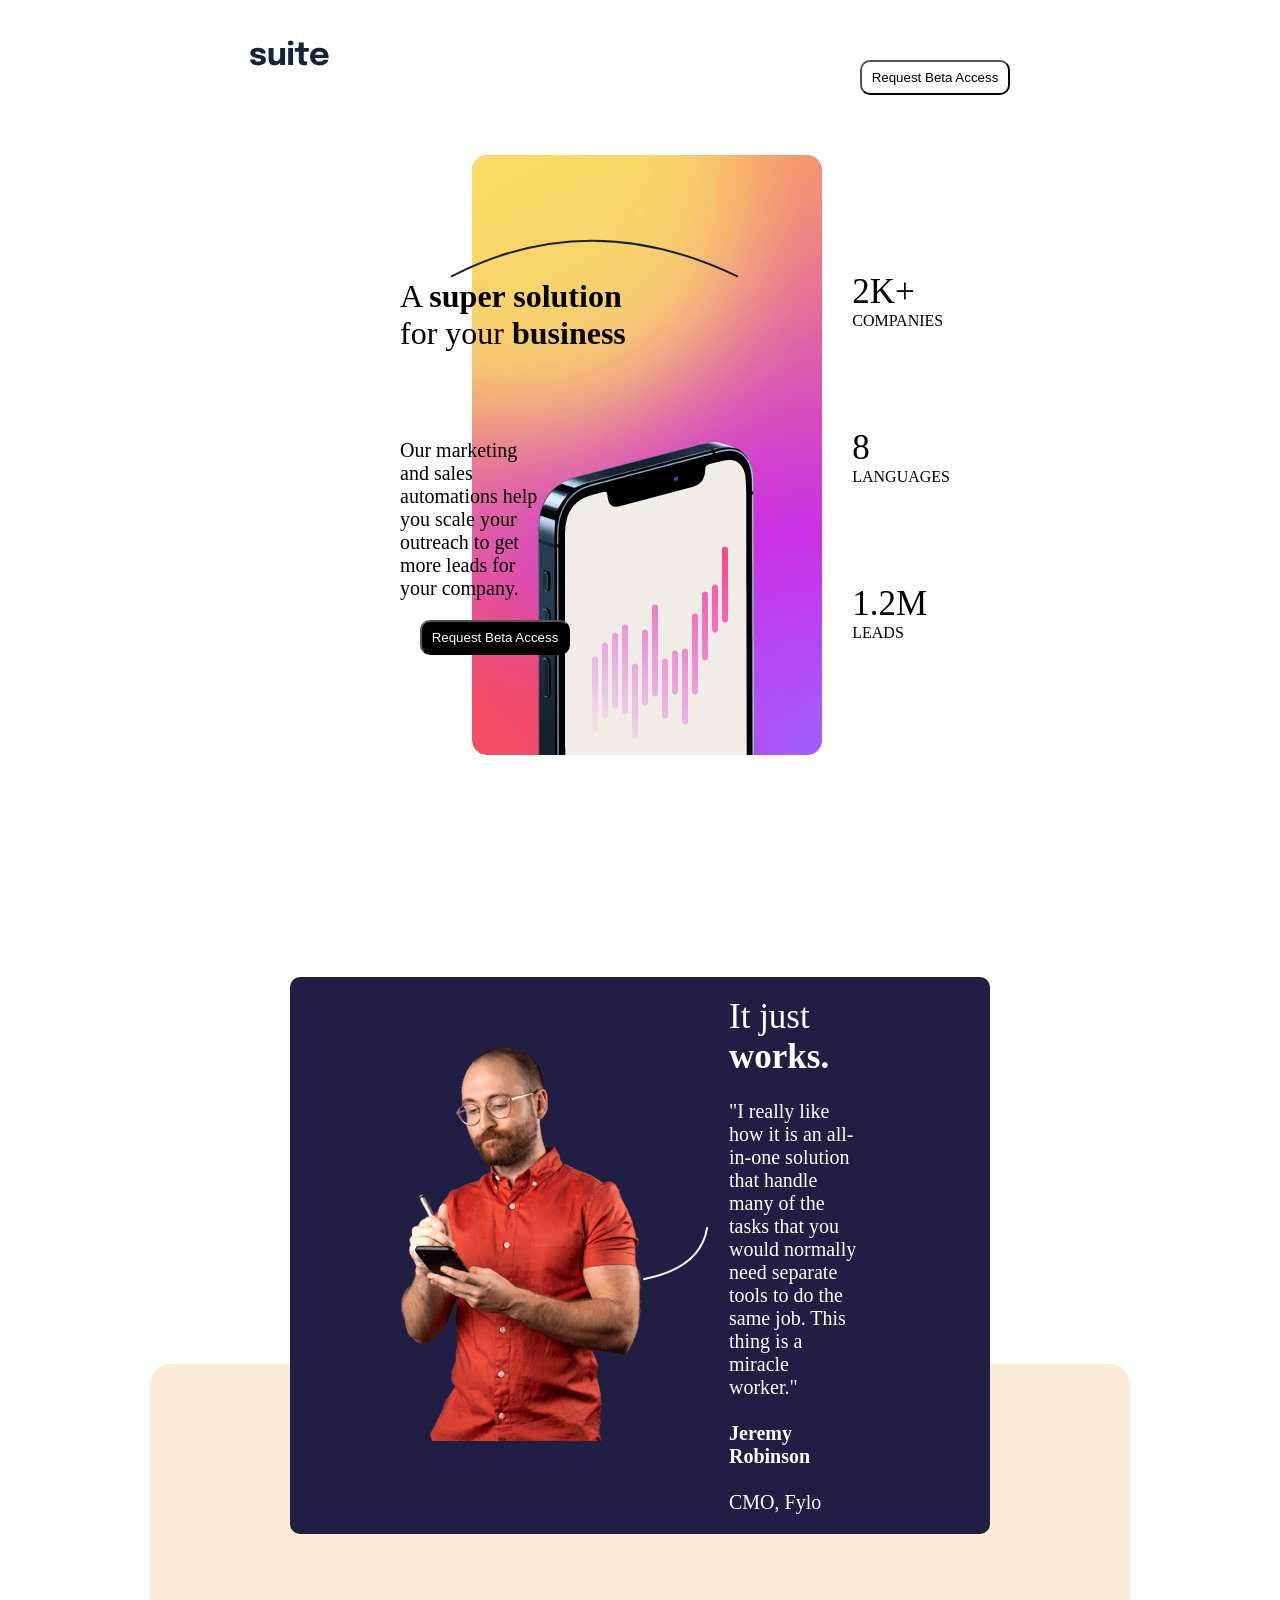
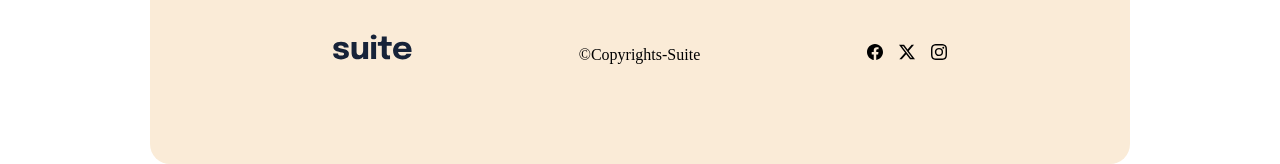
<file: Assignment_2/index.html>
<!DOCTYPE html>
<html lang="en">
  <head>
    <meta charset="UTF-8" />
    <meta name="viewport" content="width=device-width, initial-scale=1.0" />
    <title>Suite</title>
    <link rel="stylesheet" href="./css/style.css" />
  </head>
  <header>
    <section id="header-1">
      <div><img src="./svg/suitesvg.svg" alt="suite" /></div>
      <button class="button">Request Beta Access</button>
    </section>
  </header>

  <body id="body">
    <main id="main">
      <div id="section-1">
        <section class="sec-2">
          <section class="mainline">
            <img class="img1" src="./svg/line-1.svg" alt="curveLine" />
            <p>
              A <b>super solution</b> <br />
              for your <b>business</b>
            </p>
          </section>
          <p class="quote">
            Our marketing and sales automations help you scale your outreach to
            get more leads for your company.
          </p>
          <button class="button1">Request Beta Access</button>
        </section>
        <section>
          <img src="./svg/phone.png" alt="iphone" />
        </section>
        <section class="states">
          <div class="mar">
            <p class="p1">2K+</p>
            <p class="p2">COMPANIES</p>
          </div>
          <div class="mar">
            <p class="p1">8</p>
            <p class="p2">LANGUAGES</p>
          </div>
          <div class="mar">
            <p class="p1">1.2M</p>
            <p class="p2">LEADS</p>
          </div>
        </section>
      </div>
      &nbsp;
      <div id="div-2">
        <section id="img2">
          <img src="./svg/man.png" alt="" />
        </section>
        <section>
          <img src="./svg/line-2.svg" alt="line2" />
        </section>
        <section class="text">
          <p class="p1">It just <b>works.</b></p>
          <br />
          <p>
            "I really like how it is an all-in-one solution that handle many of
            the tasks that you would normally need separate tools to do the same
            job. This thing is a miracle worker."
          </p>
          <br />
          <p>
            <b>Jeremy Robinson</b> <br /><br />
            CMO, Fylo
          </p>
        </section>
      </div>
    </main>
  </body>
  <footer>
    <div id="footer">
      <div><img src="./svg/suitesvg.svg" alt="suite" /></div>
      <p>&copy;Copyrights-Suite</p>
      <section id="social">
        <a href="facebook.com"
          ><img src="./svg/facebook.svg" alt="facebook"
        /></a>
        <a href="twitter.com"
          ><img src="./svg/twitter-x.svg" alt="facebook"
        /></a>
        <a href="instagram.com"
          ><img src="./svg/instagram.svg" alt="facebook"
        /></a>
      </section>
    </div>
  </footer>
  <div id="footer-1"></div>
</html>
</file>
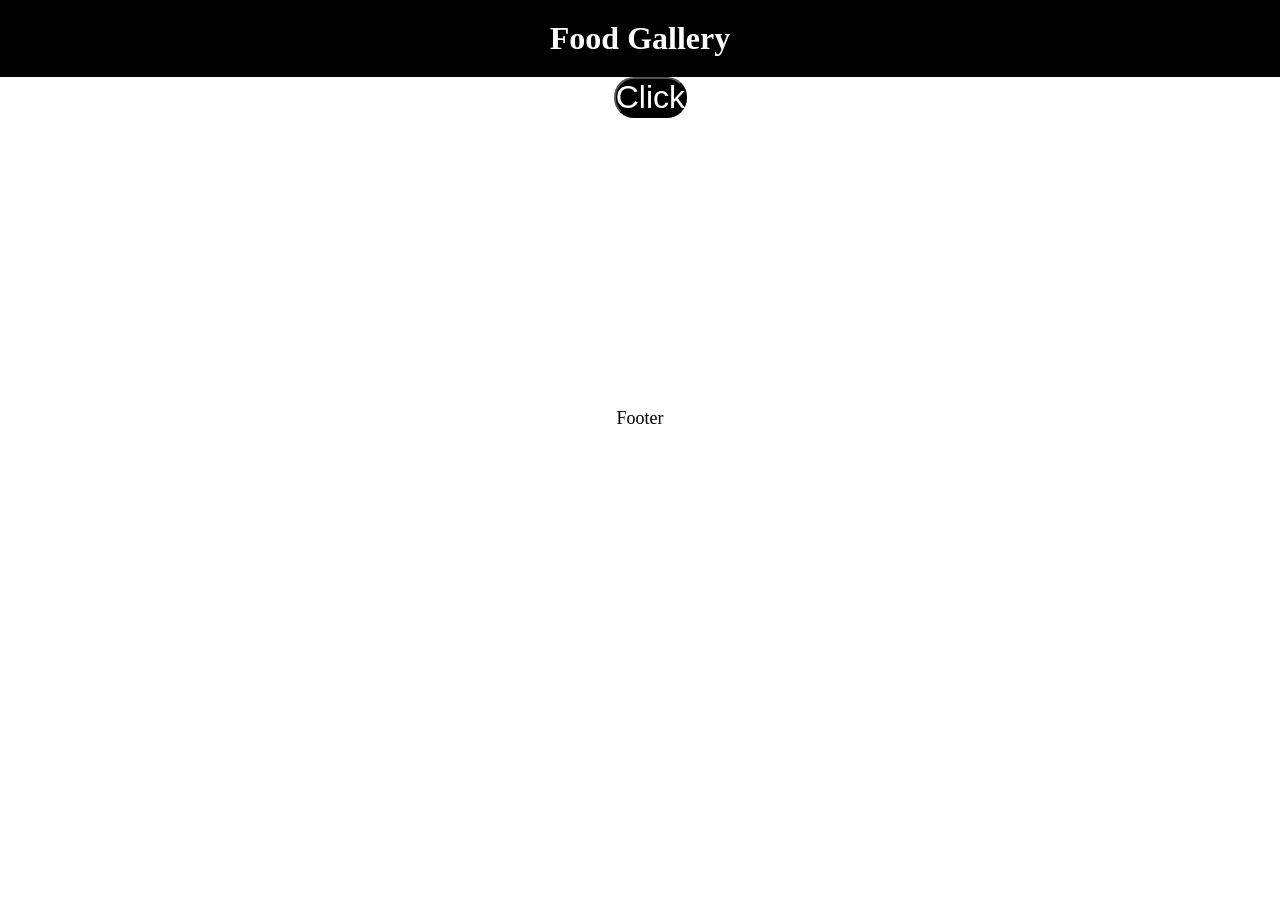
<file: Assignment_4/index.html>
<!DOCTYPE html>
<html lang="en">
  <head>
    <meta charset="UTF-8" />
    <meta name="viewport" content="width=device-width, initial-scale=1.0" />
    <title>Document</title>
    <link rel="stylesheet" href="./assets/css/styled.css" />
  </head>
  <header id="header">
    <h1>Food Gallery</h1>
  </header>
  <body>
    <section id="sec-1_sec-3">
      <button id="btn-1">Click</button>
    </section>
    <div id="main" class="aa">
      <!-- <div class="div-1" id="div11">
            <section class="sec-1" id="sec11">
                <section class="sec-1_sec-1" id="sec-1_sec-111">
                    <section class="add" id="add11">
                        <img class="img-1" src="" alt="">
                    </section>
                </section>
            </section>
            <button class="btn-2"><a class="a" href="https://chatgpt.com/">Video</a></button>
        </div> -->
    </div>
  </body>
  <footer id="footer">
    <p id="foo">Footer</p>
  </footer>
  <script src="./assets/js/script.js"></script>
</html>
</file>
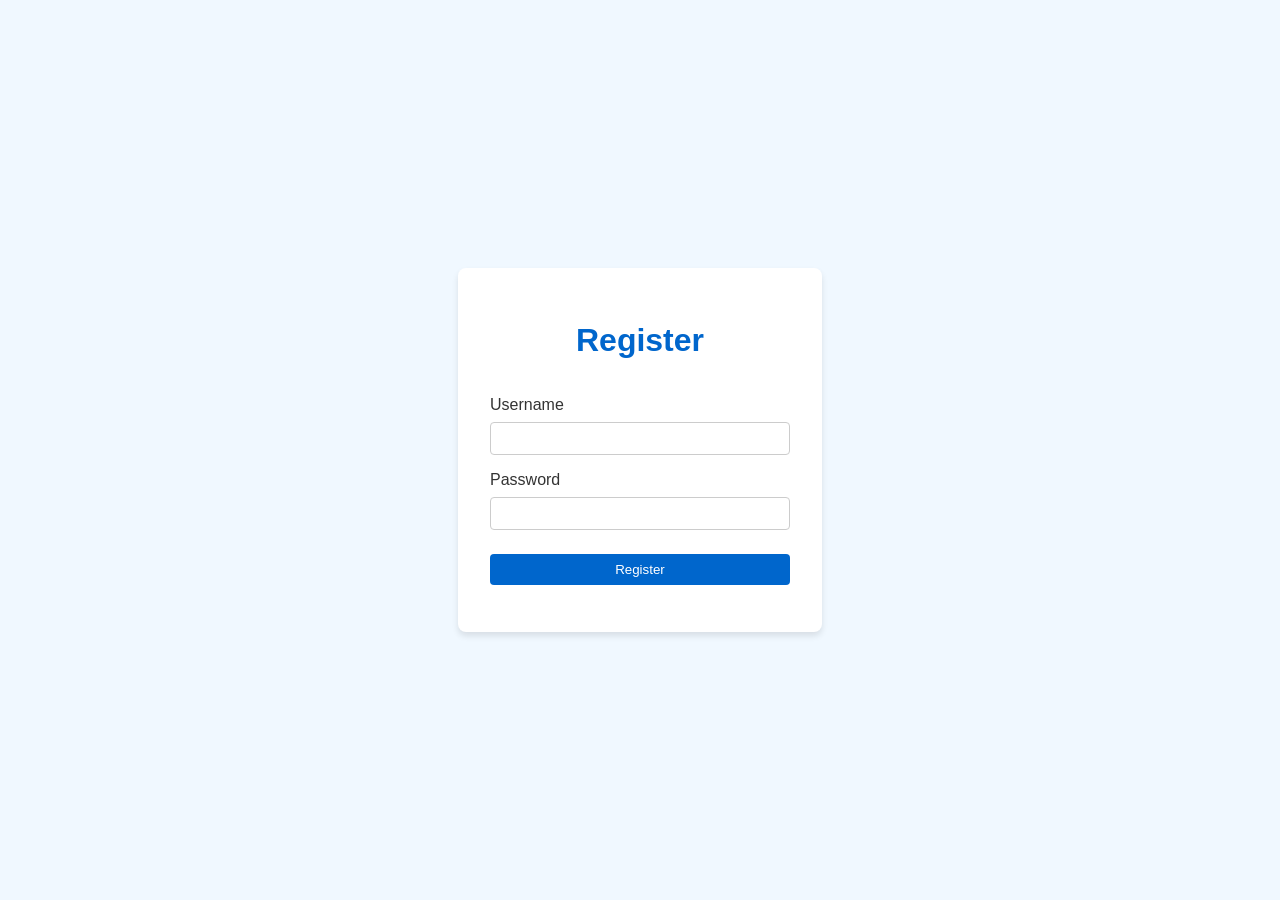
<file: jsModules/register.html>
<!DOCTYPE html>
<html lang="en">
  <head>
    <meta charset="UTF-8" />
    <meta name="viewport" content="width=device-width, initial-scale=1.0" />
    <title>Register</title>
    <style>
      body {
        font-family: Arial, sans-serif;
        background-color: #f0f8ff;
        display: flex;
        justify-content: center;
        align-items: center;
        height: 100vh;
        margin: 0;
      }
      .container {
        background-color: white;
        padding: 2rem;
        border-radius: 8px;
        box-shadow: 0 4px 6px rgba(0, 0, 0, 0.1);
        width: 300px;
      }
      h1 {
        text-align: center;
        color: #0066cc;
      }
      form {
        display: flex;
        flex-direction: column;
      }
      label {
        margin-top: 1rem;
        color: #333;
      }
      input {
        padding: 0.5rem;
        margin-top: 0.5rem;
        border: 1px solid #ccc;
        border-radius: 4px;
      }
      button {
        margin-top: 1.5rem;
        padding: 0.5rem;
        background-color: #0066cc;
        color: white;
        border: none;
        border-radius: 4px;
        cursor: pointer;
        transition: background-color 0.3s;
      }
      button:hover {
        background-color: #0052a3;
      }
      .error {
        color: red;
        margin-top: 0.5rem;
        font-size: 0.9rem;
      }
    </style>
  </head>
  <body>
    <div class="container">
      <h1>Register</h1>
      <form id="registrationForm" action="http://localhost:3000" method="post">
        <label for="username">Username</label>
        <input type="text" id="username" name="username" required />

        <label for="password">Password</label>
        <input type="password" id="password" name="password" required />

        <button type="submit">Register</button>
      </form>
      <p id="errorMessage" class="error"></p>
    </div>
  </body>
</html>
</file>
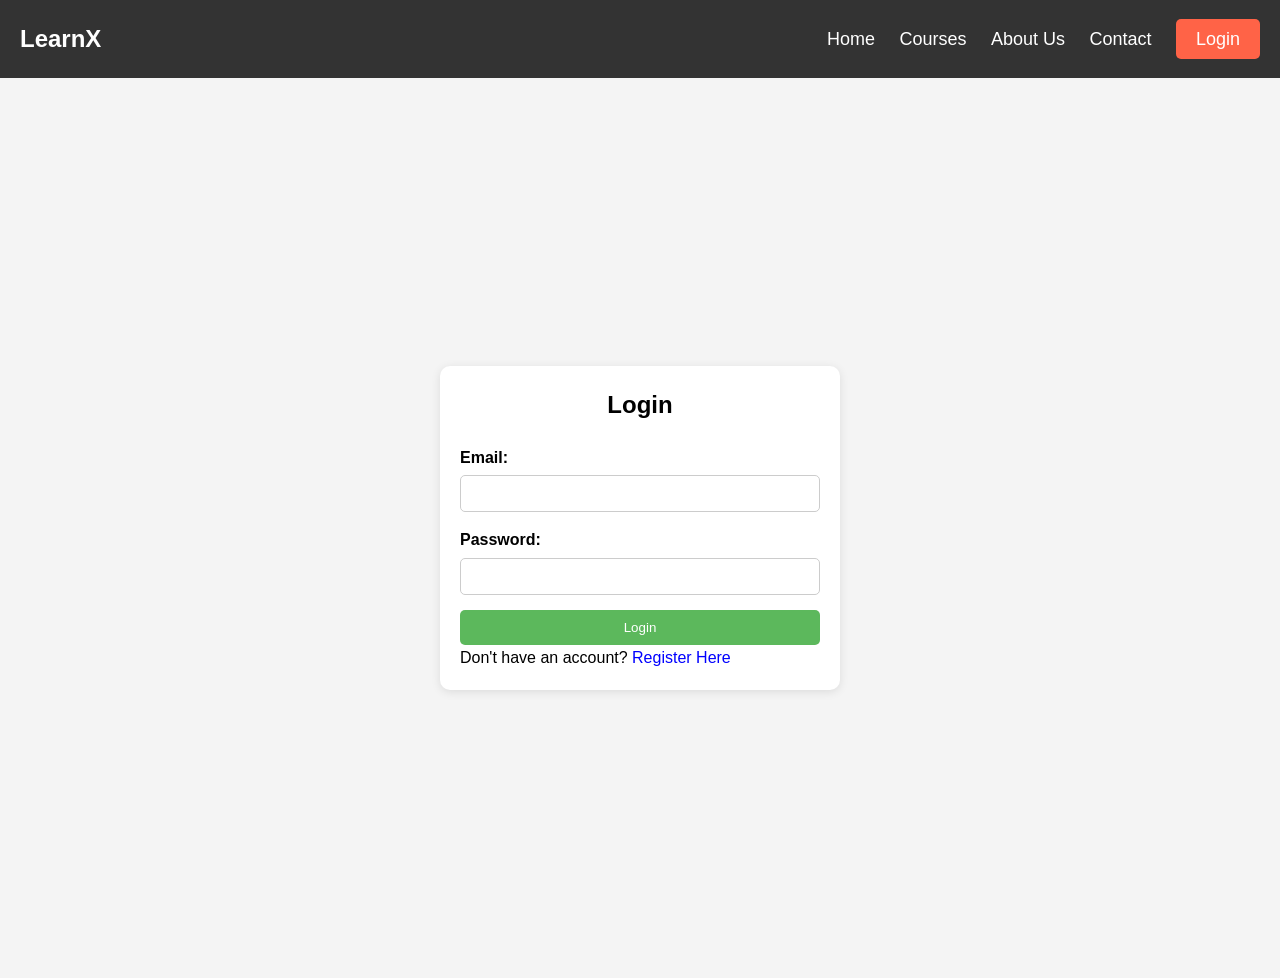
<file: Assignment_5/frontend/login.html>
<!DOCTYPE html>
<html lang="en">
  <head>
    <meta charset="UTF-8" />
    <meta name="viewport" content="width=device-width, initial-scale=1.0" />
    <title>Login</title>
    <link rel="stylesheet" href="./assets/css/styles.css" />
    <link rel="stylesheet" href="./assets/css/loginStyles.css" />
    <script defer src="./assets/js/script.js"></script>
  </head>
  <body>
    <nav class="navbar">
      <div class="logo">
        <a href="#">LearnX</a>
      </div>
      <ul class="nav-links">
        <li><a href="index.html">Home</a></li>
        <li><a href="#courses">Courses</a></li>
        <li><a href="#about">About Us</a></li>
        <li><a href="#contact">Contact</a></li>
        <li><a href="login.html" class="btn-login">Login</a></li>
      </ul>
    </nav>

    <!-- Login Form -->
    <div id="login-container">
      <section class="login-section">
        <h2>Login</h2>
        <form id="loginForm">
          <label for="login-email">Email:</label>
          <input type="email" id="login-email" required />

          <label for="login-password">Password:</label>
          <input type="password" id="login-password" required minlength="6" />

          <button type="submit">Login</button>

          <div id="login-error"></div>
        </form>
        <p>
          Don't have an account?
          <a style="color: blue" href="register.html">Register Here</a>
        </p>
      </section>
    </div>
  </body>
</html>
</file>
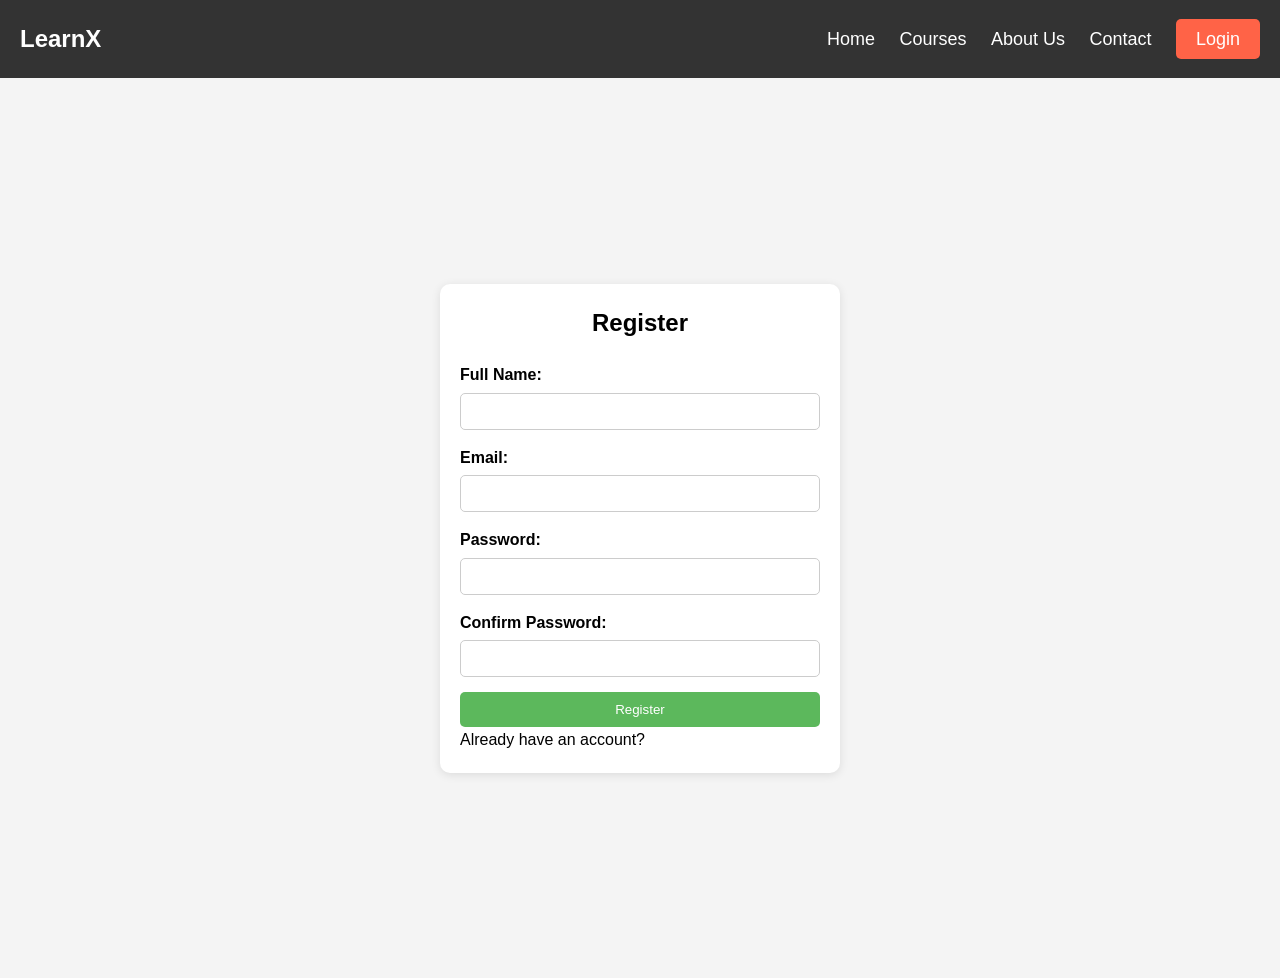
<file: Assignment_5/frontend/register.html>
<!DOCTYPE html>
<html lang="en">
  <head>
    <meta charset="UTF-8" />
    <meta name="viewport" content="width=device-width, initial-scale=1.0" />
    <title>Register</title>
    <link rel="stylesheet" href="./assets/css/loginStyles.css" />
    <link rel="stylesheet" href="./assets/css/styles.css" />
    <script defer src="./assets/js/script.js"></script>
  </head>
  <body>
    <nav class="navbar">
      <div class="logo">
        <a href="#">LearnX</a>
      </div>
      <ul class="nav-links">
        <li><a href="index.html">Home</a></li>
        <li><a href="#courses">Courses</a></li>
        <li><a href="#about">About Us</a></li>
        <li><a href="#contact">Contact</a></li>
        <li><a href="login.html" class="btn-login">Login</a></li>
      </ul>
    </nav>
    <!-- Registration Form -->
    <div id="register-container">
      <section class="register-section">
        <h2>Register</h2>
        <form id="registerForm">
          <label for="name">Full Name:</label>
          <input type="text" id="name" required />

          <label for="register-email">Email:</label>
          <input type="email" id="register-email" required />

          <label for="password">Password:</label>
          <input type="password" id="password" required minlength="6" />

          <label for="confirm-password">Confirm Password:</label>
          <input type="password" id="confirm-password" required />

          <button type="submit">Register</button>
          <div id="register-error"></div>
        </form>
        <p>Already have an account? <a href="login.html">Login Here</a></p>
      </section>
    </div>
  </body>
</html>
</file>
<file: Assignment_2/css/style.css>
*{
    padding: 0;
    margin: 0;
}
/* header */
#header-1{
    position: sticky; top: 0;
    /* top: 50px; */
    z-index: 1000;
    display: flex;
    justify-content: space-between;
    margin: 40px 250px;
}
.button{
    width: 150px;
    height: 35px;
    margin: 20px;
    background-color: white;
    border-radius: 10px;
}
.button:hover{
    background-color: black;
    color: white;
}
.button1{
    width: 150px;
    height: 35px;
    margin: 20px;
    background-color: black;
    color: white;
    border-radius: 10px;
}
.button1:hover{
    background-image: linear-gradient(to right, #FEAC5E 0%, #C779D0  51%);
    color: black;
}


/* 1st section */ 

.img1{
    display: flex;
    position: relative;
    left: 50px;
}
.mainline{
    font-size: xx-large;
    position: absolute;
    top: -200px;
}
#section-1{
    display: flex;
    justify-content: space-between;
    align-items: center;
    flex: 1 0 auto;
    margin: 0px 250px;
    /* padding-top: 100px; */
    align-items: center;
    position: relative;
    right: 50px;
}
.sec-2{
    position: relative;
    left: 200px;
    top: 100px;
}

.quote{
    font-size: 20px;
    width: 55%;
}
.states{
    display: flex;
    flex-direction: column;
    position: relative;
    justify-content: space-between;
    margin: 30px;
}
.mar{
    margin: 50% 0px;
}
.p1{
    font-size: 35px;
    margin-bottom: 0%;
}
.p2{
    margin-top: 0%;
}

/* 2nd section */

#div-2{
    background-color: #201E43;
    display: flex;
    justify-content: space-around;
    align-items: center;
    margin: 0px 290px;
    padding: 0px 110px;
    border-radius: 10px;
    position: relative;
    bottom: -200px;
}
#img2{
    position: relative;
    top: -10px;
}
.text{
    color: white;
    font-size: 20px;
    margin: 20px;
}

/* footer */
#footer{
    display: flex;
    justify-content:space-around;
    margin: 0px 250px;
    align-items: baseline;
    flex: 3 0 auto;
    position: relative;
    bottom: -300px;
}
#social{
    width: 80px;
    display: flex;
    justify-content: space-between;
}

/* last div */

#footer-1{
    height: 400px;
    background-color: antiquewhite;
    display: flex;
    margin: 0px 150px;
    border-radius: 20px;
}
</file>
<file: Assignment_4/assets/css/styled.css>
* {
  margin: 0;
  padding: 0;
  box-sizing: border-box;
}
#header {
  display: flex;
  justify-content: center;
  align-items: center;
  padding: 20px;
  background-color: black;
  color: white;
}
.title {
  color: white;
}

.img-0 {
  width: 200px;
  height: 200px;
  object-fit: cover;
  border-radius: 50%;
}

.sec-1_sec-1 {
  display: flex;
  position: relative;
  top: 50px;
  justify-content: center;
  align-items: center;
  background-color: black;
  padding: 20px;
  height: 400px;
  width: calc(400px);
  border-radius: 20px;
  /* width: calc((100% / 3) - 32px); */
}

/* .sec-1{
    
} */

.div-1 {
  display: flex;
  flex-direction: column;
}

#sec-1_sec-3 {
  display: flex;
  justify-content: center;
  align-items: center;
  /* background-color: black; */
  position: relative;
  bottom: 0px;
  border-radius: 20px;
  width: 200px;
  left: 43%;
}
#btn-1 {
  font-size: xx-large;
  color: white;
  background-color: black;
  border-radius: 20px;
}

.btn-2 {
  font-size: x-large;
  color: black;
  width: 200px;
  position: relative;
  left: 25%;
  background-color: white;
  border-radius: 20px;
}
.a {
  color: black;
  text-decoration: none;
  font-weight: bold;
}
.btn-2:hover {
  background-color: black;
  color: white;
  .a {
    color: white;
  }
}

#main {
  height: 100hv;
  display: flex; /* Enable flexbox */
  flex-wrap: wrap; /* Allow wrapping to new rows */
  gap: 16px; /* Space between cards */
  justify-content: space-around; /* Align items with space around */
  padding: 20px;
}

#footer {
  text-align: center;
}

#foo {
  position: relative;
  top: 250px;
  font-size: large;
  /* color: white; */
}
</file>
<file: Assignment_5/frontend/assets/css/styles.css>
/* Global Styles */
* {
  margin: 0;
  padding: 0;
  box-sizing: border-box;
  font-family: "Arial", sans-serif;
}

body {
  line-height: 1.6;
}

a {
  text-decoration: none;
  color: white;
}

img {
  max-width: 100%;
  height: auto;
}

/* Navigation Bar */
.navbar {
  display: flex;
  justify-content: space-between;
  align-items: center;
  padding: 20px;
  background-color: #333;
}

.logo a {
  font-size: 24px;
  font-weight: bold;
  color: #fff;
}

.nav-links {
  list-style: none;
}

.nav-links li {
  display: inline-block;
  margin-left: 20px;
}

.nav-links li a {
  color: white;
  font-size: 18px;
  transition: color 0.3s ease;
}

.nav-links li a:hover {
  color: #ff6347;
}

.btn-login {
  background-color: #ff6347;
  padding: 10px 20px;
  border-radius: 5px;
}

.btn-login:hover {
  background-color: #e5533d;
}

/* Hero Section */
.hero-section {
  display: flex;
  justify-content: space-between;
  align-items: center;
  padding: 60px;
  background-color: #f4f4f4;
}

.hero-content {
  max-width: 50%;
}

.hero-content h1 {
  font-size: 48px;
  color: #333;
}

.hero-content p {
  font-size: 18px;
  margin: 20px 0;
}

.btn-primary {
  background-color: #ff6347;
  padding: 10px 20px;
  border-radius: 5px;
  color: white;
  transition: background-color 0.3s ease;
}

.btn-primary:hover {
  background-color: #e5533d;
}

.hero-image {
  max-width: 40%;
  border-radius: 10px;
}

/* Courses Section */
.courses-section {
  padding: 60px;
  background-color: #f9f9f9;
}

.courses-section h2 {
  text-align: center;
  font-size: 36px;
  margin-bottom: 40px;
}

.courses-container {
  display: flex;
  justify-content: space-around;
  gap: 30px;
}

.course-card {
  background-color: #fff;
  padding: 20px;
  border-radius: 10px;
  box-shadow: 0 4px 8px rgba(0, 0, 0, 0.1);
  text-align: center;
  max-width: 300px;
}

.course-card img {
  border-radius: 10px;
}

.course-card h3 {
  font-size: 24px;
  margin: 20px 0;
}

.course-card p {
  font-size: 16px;
  color: #666;
}

/* Footer */
.footer {
  background-color: #333;
  color: white;
  padding: 60px;
}

.footer-content {
  display: flex;
  justify-content: space-between;
}

.footer-section {
  max-width: 30%;
}

.footer-section h3 {
  font-size: 20px;
  margin-bottom: 20px;
}

.footer-section p,
.footer-section ul {
  font-size: 16px;
  line-height: 1.8;
}

.footer-section ul {
  list-style: none;
}

.footer-bottom {
  text-align: center;
  margin-top: 40px;
}

.footer-bottom p {
  font-size: 14px;
}
</file>
<file: Assignment_5/frontend/assets/css/loginStyles.css>
* {
  margin: 0;
  padding: 0;
  box-sizing: border-box;
  font-family: Arial, sans-serif;
}

#login-container {
  display: flex;
  justify-content: center;
  align-items: center;
  height: 100vh;
  background-color: #f4f4f4;
}
#register-container {
  display: flex;
  justify-content: center;
  align-items: center;
  height: 100vh;
  background-color: #f4f4f4;
}
section {
  background-color: #fff;
  padding: 20px;
  border-radius: 10px;
  box-shadow: 0 2px 10px rgba(0, 0, 0, 0.1);
  margin: 20px;
  max-width: 400px;
  width: 100%;
}

h2 {
  text-align: center;
  margin-bottom: 20px;
}

form {
  display: flex;
  flex-direction: column;
}

label {
  margin-bottom: 5px;
  font-weight: bold;
}

input {
  padding: 10px;
  margin-bottom: 15px;
  border: 1px solid #ccc;
  border-radius: 5px;
}

button {
  padding: 10px;
  background-color: #5cb85c;
  color: white;
  border: none;
  border-radius: 5px;
  cursor: pointer;
}

button:hover {
  background-color: #4cae4c;
}
</file>
